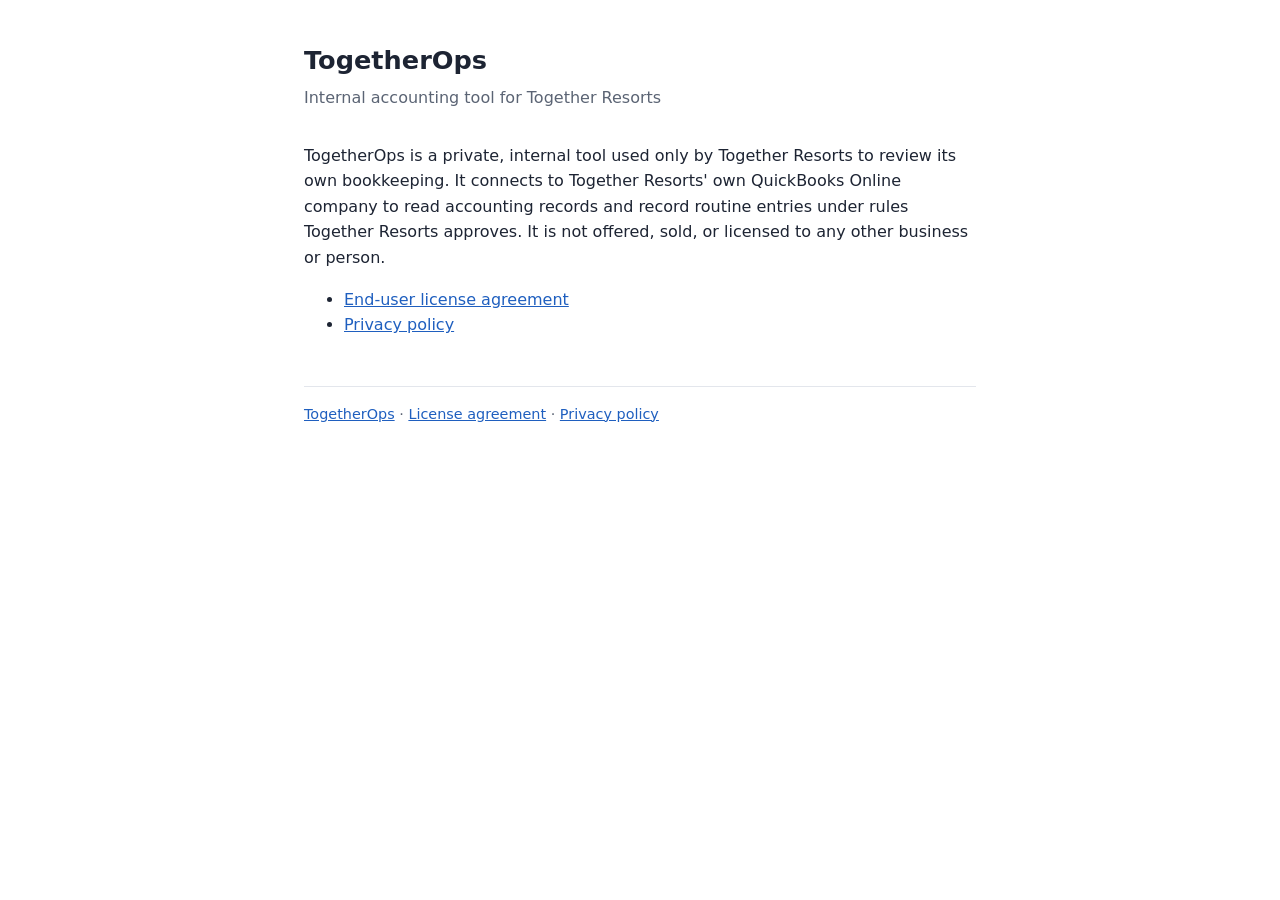
<file: index.html>
<!doctype html>
<html lang="en">
<head>
<meta charset="utf-8">
<meta name="viewport" content="width=device-width, initial-scale=1">
<title>TogetherOps</title>
<link rel="stylesheet" href="style.css">
</head>
<body>
<main>
<h1>TogetherOps</h1>
<p class="meta">Internal accounting tool for Together Resorts</p>
<p>TogetherOps is a private, internal tool used only by Together Resorts to review its own bookkeeping. It connects to Together Resorts' own QuickBooks Online company to read accounting records and record routine entries under rules Together Resorts approves. It is not offered, sold, or licensed to any other business or person.</p>
<ul><li><a href="eula.html">End-user license agreement</a></li><li><a href="privacy.html">Privacy policy</a></li></ul>
<footer><a href="index.html">TogetherOps</a> &middot; <a href="eula.html">License agreement</a> &middot; <a href="privacy.html">Privacy policy</a></footer>
</main>
</body>
</html>
</file>
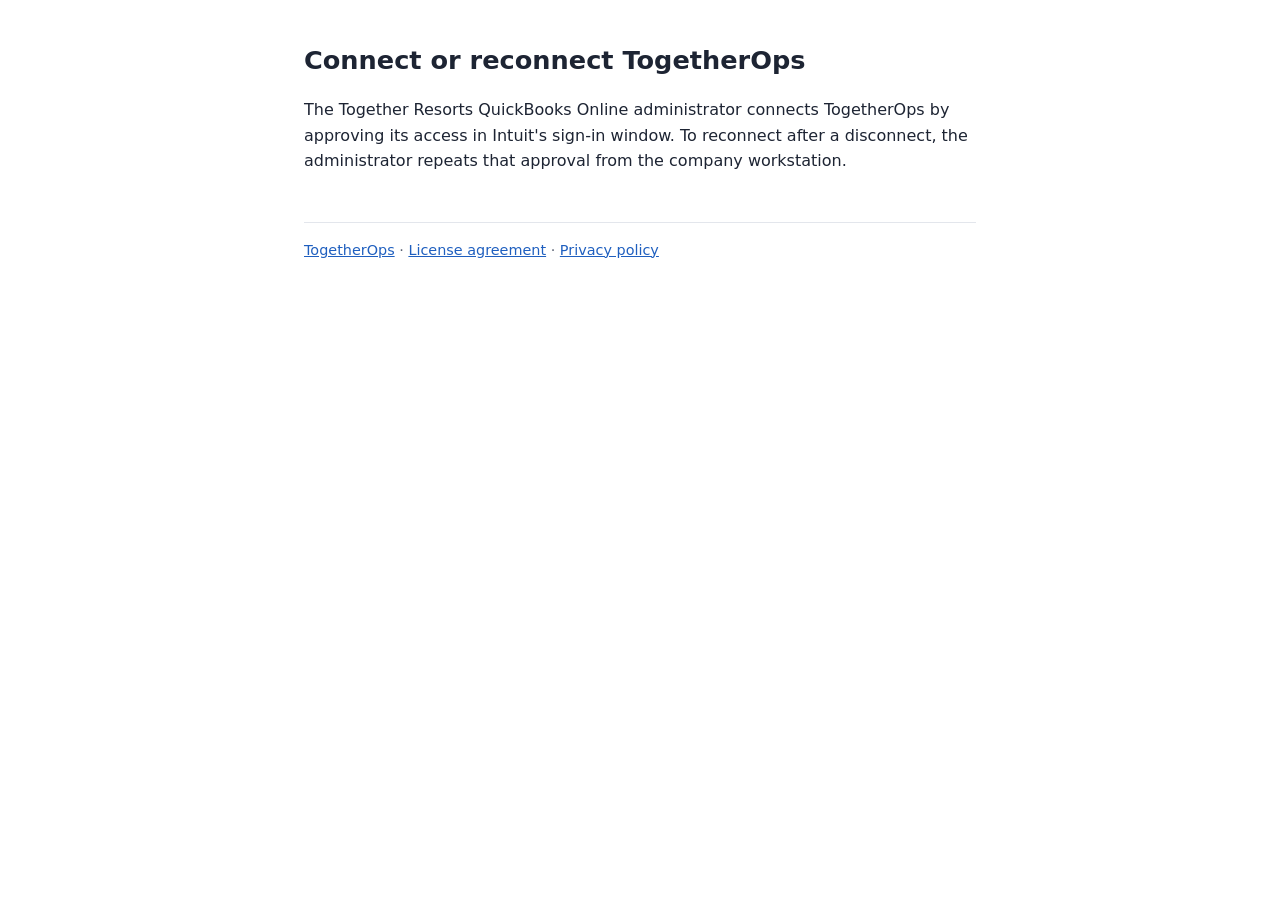
<file: connect.html>
<!doctype html>
<html lang="en">
<head>
<meta charset="utf-8">
<meta name="viewport" content="width=device-width, initial-scale=1">
<title>Connect TogetherOps</title>
<link rel="stylesheet" href="style.css">
</head>
<body>
<main>
<h1>Connect or reconnect TogetherOps</h1>
<p>The Together Resorts QuickBooks Online administrator connects TogetherOps by approving its access in Intuit's sign-in window. To reconnect after a disconnect, the administrator repeats that approval from the company workstation.</p>
<footer><a href="index.html">TogetherOps</a> &middot; <a href="eula.html">License agreement</a> &middot; <a href="privacy.html">Privacy policy</a></footer>
</main>
</body>
</html>
</file>
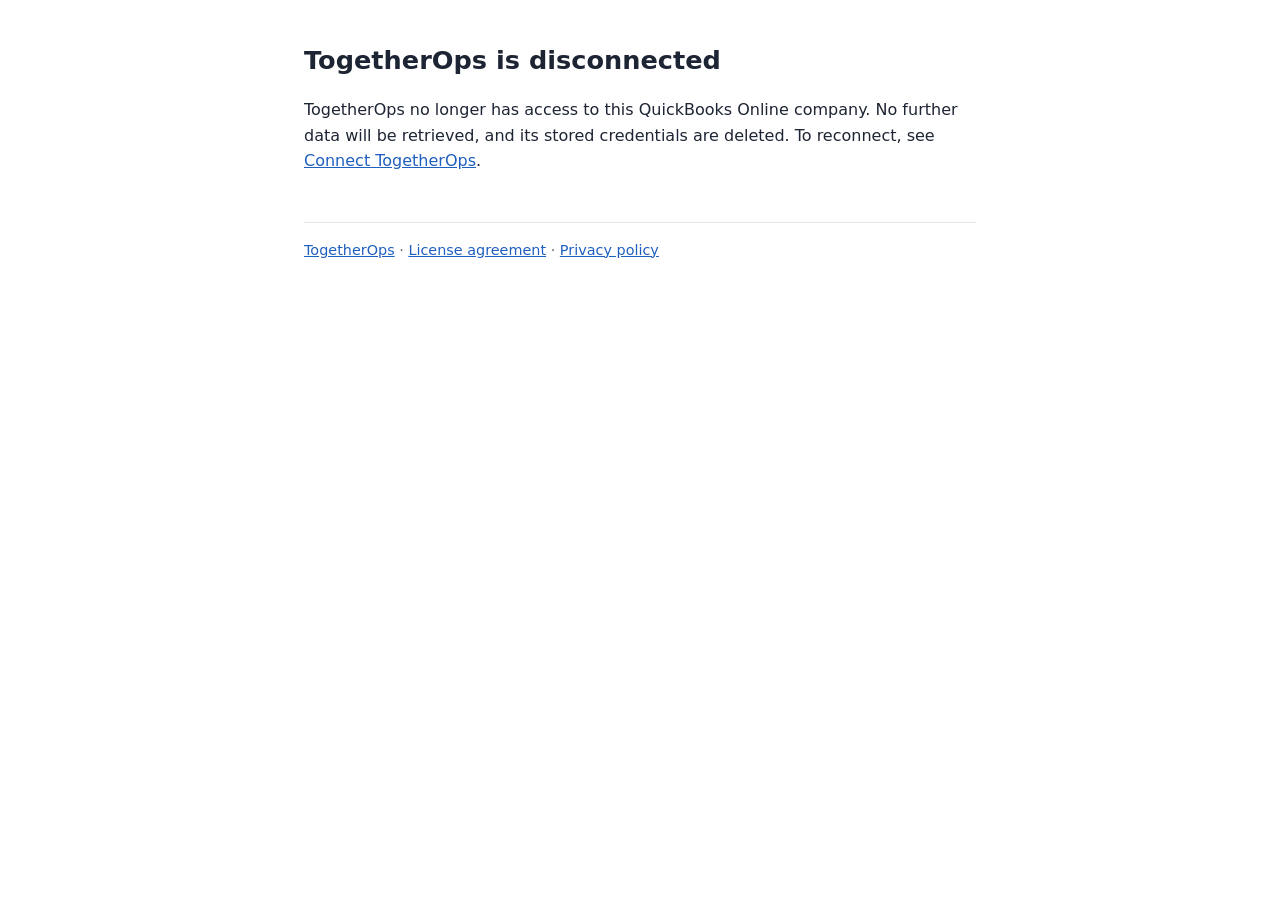
<file: disconnect.html>
<!doctype html>
<html lang="en">
<head>
<meta charset="utf-8">
<meta name="viewport" content="width=device-width, initial-scale=1">
<title>TogetherOps disconnected</title>
<link rel="stylesheet" href="style.css">
</head>
<body>
<main>
<h1>TogetherOps is disconnected</h1>
<p>TogetherOps no longer has access to this QuickBooks Online company. No further data will be retrieved, and its stored credentials are deleted. To reconnect, see <a href="connect.html">Connect TogetherOps</a>.</p>
<footer><a href="index.html">TogetherOps</a> &middot; <a href="eula.html">License agreement</a> &middot; <a href="privacy.html">Privacy policy</a></footer>
</main>
</body>
</html>
</file>
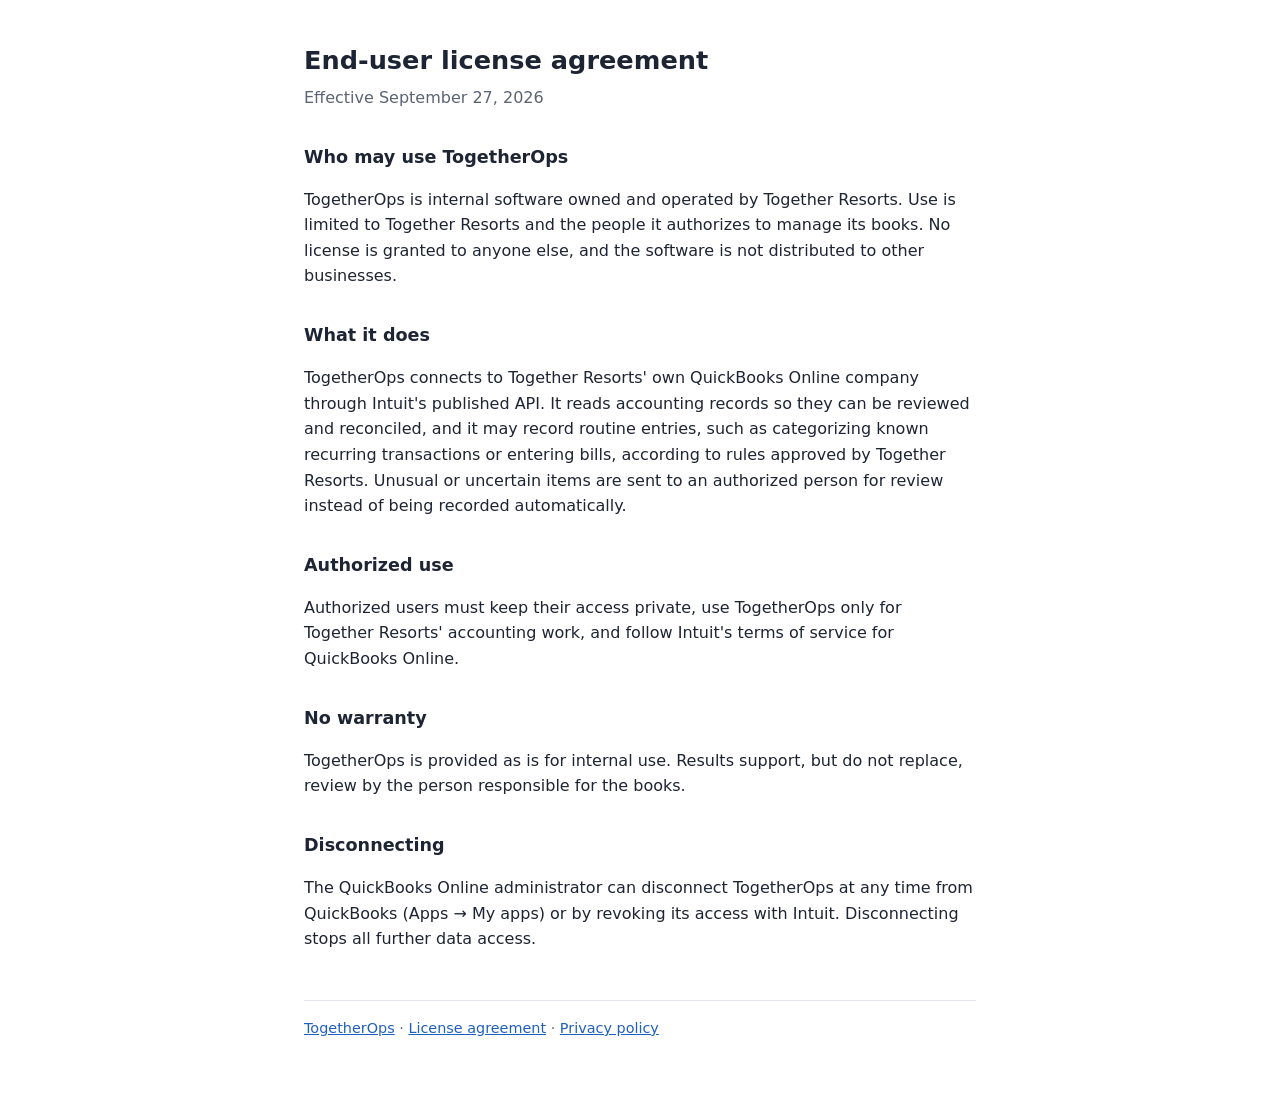
<file: eula.html>
<!doctype html>
<html lang="en">
<head>
<meta charset="utf-8">
<meta name="viewport" content="width=device-width, initial-scale=1">
<title>TogetherOps license agreement</title>
<link rel="stylesheet" href="style.css">
</head>
<body>
<main>
<h1>End-user license agreement</h1>
<p class="meta">Effective September 27, 2026</p>
<h2>Who may use TogetherOps</h2>
<p>TogetherOps is internal software owned and operated by Together Resorts. Use is limited to Together Resorts and the people it authorizes to manage its books. No license is granted to anyone else, and the software is not distributed to other businesses.</p>
<h2>What it does</h2>
<p>TogetherOps connects to Together Resorts' own QuickBooks Online company through Intuit's published API. It reads accounting records so they can be reviewed and reconciled, and it may record routine entries, such as categorizing known recurring transactions or entering bills, according to rules approved by Together Resorts. Unusual or uncertain items are sent to an authorized person for review instead of being recorded automatically.</p>
<h2>Authorized use</h2>
<p>Authorized users must keep their access private, use TogetherOps only for Together Resorts' accounting work, and follow Intuit's terms of service for QuickBooks Online.</p>
<h2>No warranty</h2>
<p>TogetherOps is provided as is for internal use. Results support, but do not replace, review by the person responsible for the books.</p>
<h2>Disconnecting</h2>
<p>The QuickBooks Online administrator can disconnect TogetherOps at any time from QuickBooks (Apps &rarr; My apps) or by revoking its access with Intuit. Disconnecting stops all further data access.</p>
<footer><a href="index.html">TogetherOps</a> &middot; <a href="eula.html">License agreement</a> &middot; <a href="privacy.html">Privacy policy</a></footer>
</main>
</body>
</html>
</file>
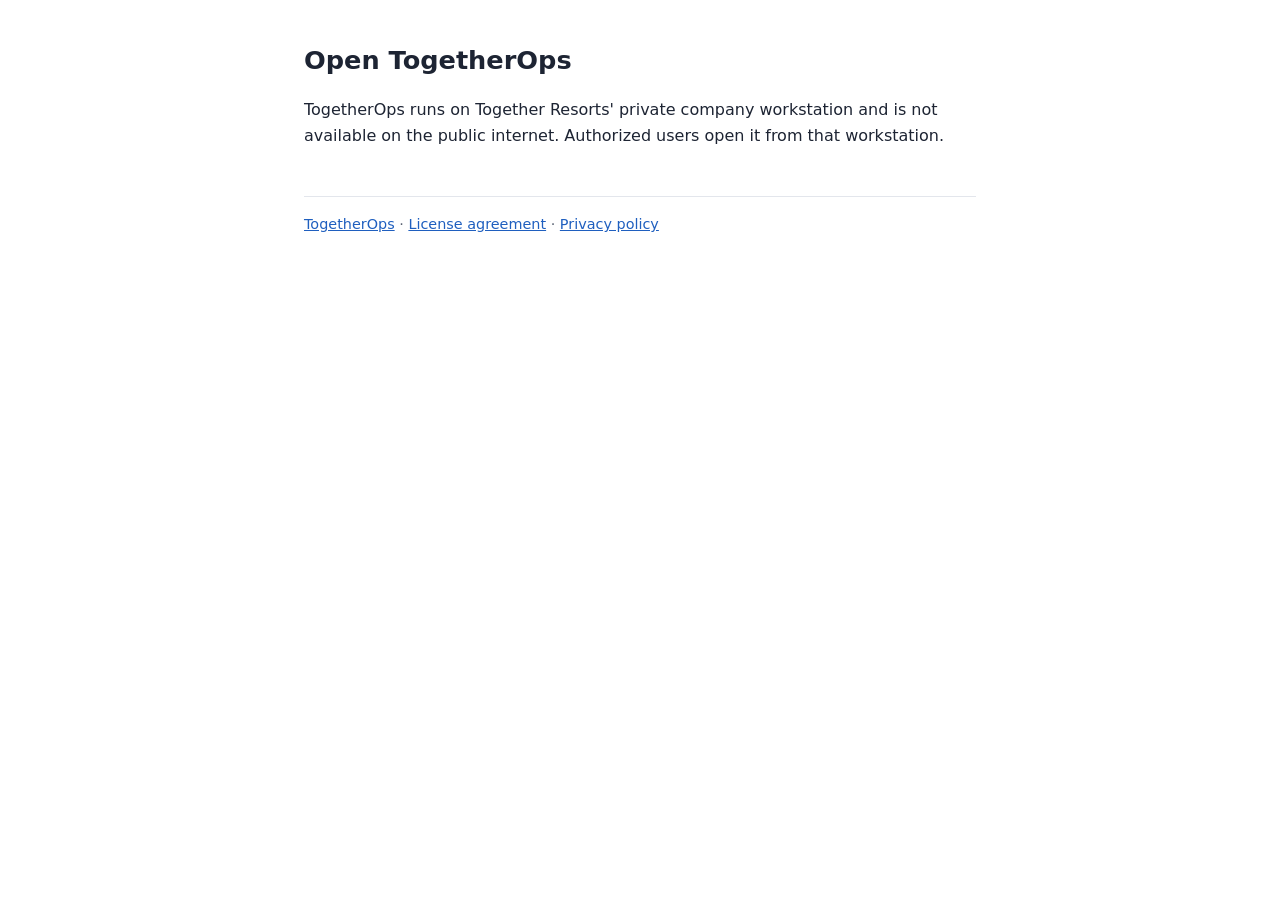
<file: launch.html>
<!doctype html>
<html lang="en">
<head>
<meta charset="utf-8">
<meta name="viewport" content="width=device-width, initial-scale=1">
<title>Open TogetherOps</title>
<link rel="stylesheet" href="style.css">
</head>
<body>
<main>
<h1>Open TogetherOps</h1>
<p>TogetherOps runs on Together Resorts' private company workstation and is not available on the public internet. Authorized users open it from that workstation.</p>
<footer><a href="index.html">TogetherOps</a> &middot; <a href="eula.html">License agreement</a> &middot; <a href="privacy.html">Privacy policy</a></footer>
</main>
</body>
</html>
</file>
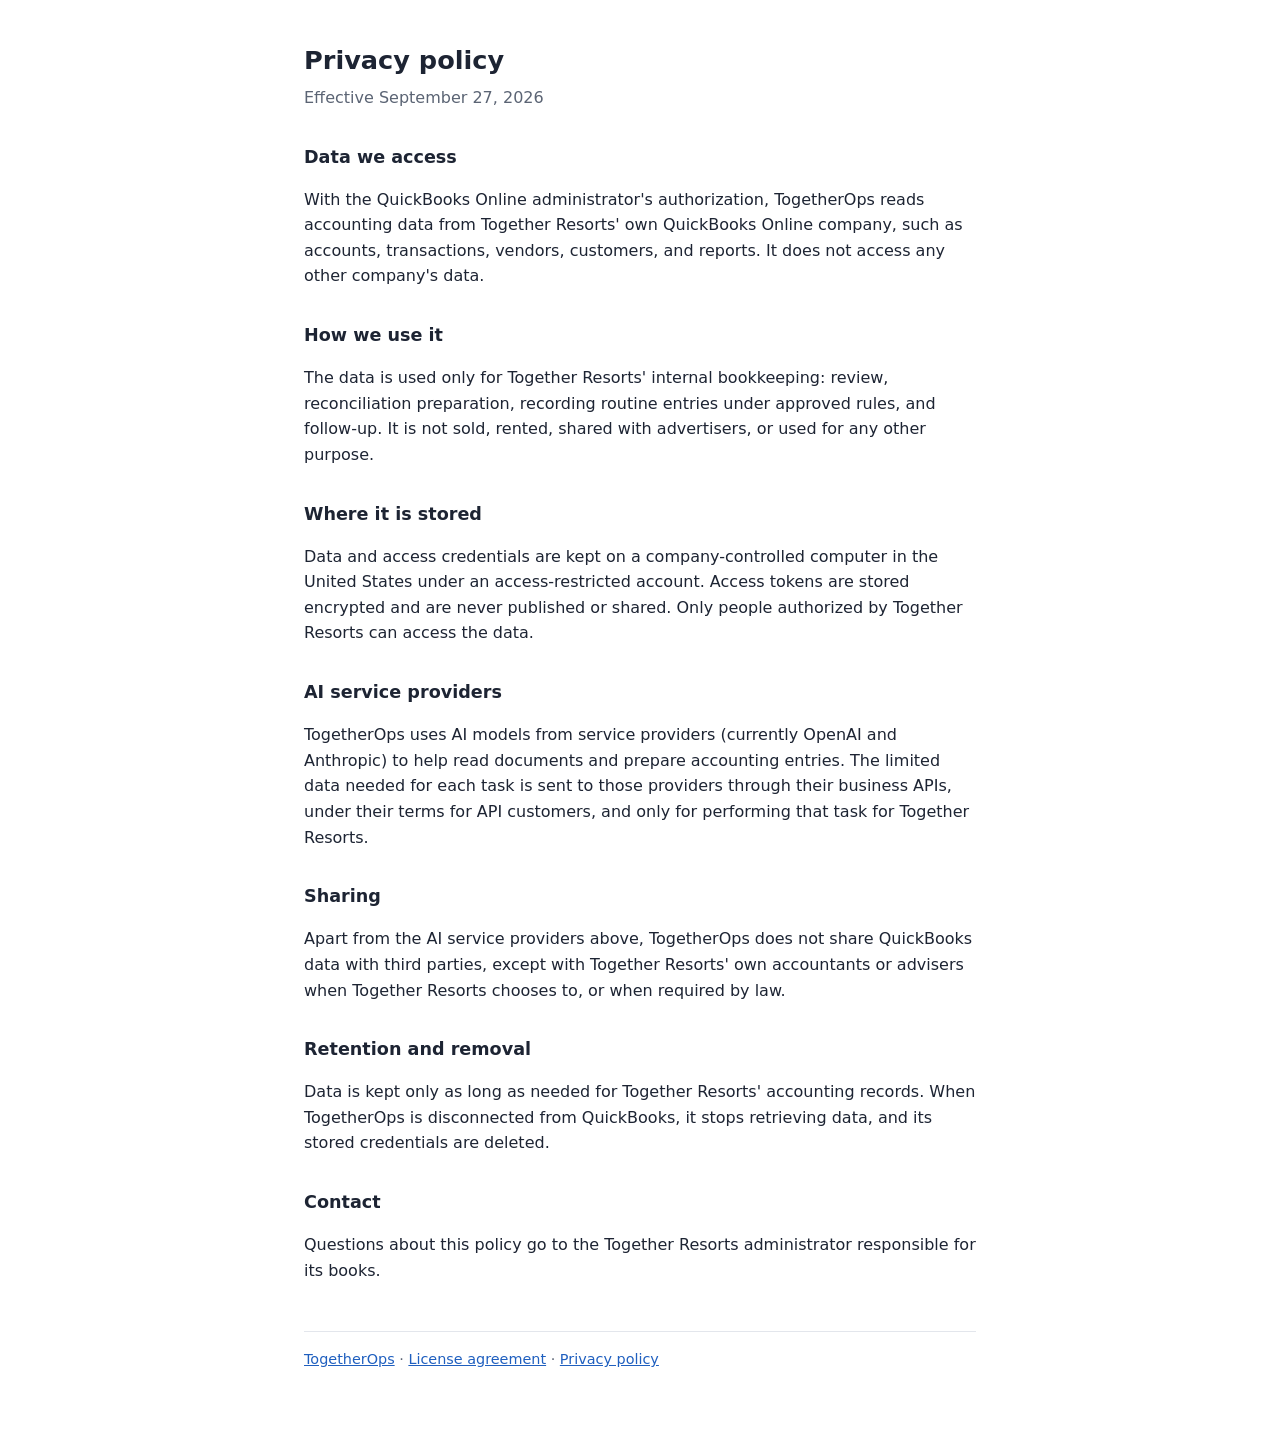
<file: privacy.html>
<!doctype html>
<html lang="en">
<head>
<meta charset="utf-8">
<meta name="viewport" content="width=device-width, initial-scale=1">
<title>TogetherOps privacy policy</title>
<link rel="stylesheet" href="style.css">
</head>
<body>
<main>
<h1>Privacy policy</h1>
<p class="meta">Effective September 27, 2026</p>
<h2>Data we access</h2>
<p>With the QuickBooks Online administrator's authorization, TogetherOps reads accounting data from Together Resorts' own QuickBooks Online company, such as accounts, transactions, vendors, customers, and reports. It does not access any other company's data.</p>
<h2>How we use it</h2>
<p>The data is used only for Together Resorts' internal bookkeeping: review, reconciliation preparation, recording routine entries under approved rules, and follow-up. It is not sold, rented, shared with advertisers, or used for any other purpose.</p>
<h2>Where it is stored</h2>
<p>Data and access credentials are kept on a company-controlled computer in the United States under an access-restricted account. Access tokens are stored encrypted and are never published or shared. Only people authorized by Together Resorts can access the data.</p>
<h2>AI service providers</h2>
<p>TogetherOps uses AI models from service providers (currently OpenAI and Anthropic) to help read documents and prepare accounting entries. The limited data needed for each task is sent to those providers through their business APIs, under their terms for API customers, and only for performing that task for Together Resorts.</p>
<h2>Sharing</h2>
<p>Apart from the AI service providers above, TogetherOps does not share QuickBooks data with third parties, except with Together Resorts' own accountants or advisers when Together Resorts chooses to, or when required by law.</p>
<h2>Retention and removal</h2>
<p>Data is kept only as long as needed for Together Resorts' accounting records. When TogetherOps is disconnected from QuickBooks, it stops retrieving data, and its stored credentials are deleted.</p>
<h2>Contact</h2>
<p>Questions about this policy go to the Together Resorts administrator responsible for its books.</p>
<footer><a href="index.html">TogetherOps</a> &middot; <a href="eula.html">License agreement</a> &middot; <a href="privacy.html">Privacy policy</a></footer>
</main>
</body>
</html>
</file>
<file: style.css>
:root { --bg:#ffffff; --fg:#1d2433; --muted:#5b6474; --link:#1f5fbf; --rule:#e3e6ec; }
@media (prefers-color-scheme: dark) { :root { --bg:#14171d; --fg:#e6e9ef; --muted:#a3abba; --link:#7fb0ff; --rule:#2a2f38; } }
* { box-sizing: border-box; }
body { margin:0; background:var(--bg); color:var(--fg); font:16px/1.6 system-ui, -apple-system, "Segoe UI", sans-serif; }
main { max-width: 44rem; margin: 0 auto; padding: 2.5rem 1rem 4rem; }
h1 { font-size: 1.6rem; margin: 0 0 .25rem; } h2 { font-size: 1.1rem; margin-top: 2rem; }
.meta { color: var(--muted); margin: 0 0 2rem; } a { color: var(--link); }
footer { border-top: 1px solid var(--rule); margin-top: 3rem; padding-top: 1rem; color: var(--muted); font-size: .9rem; }
</file>
